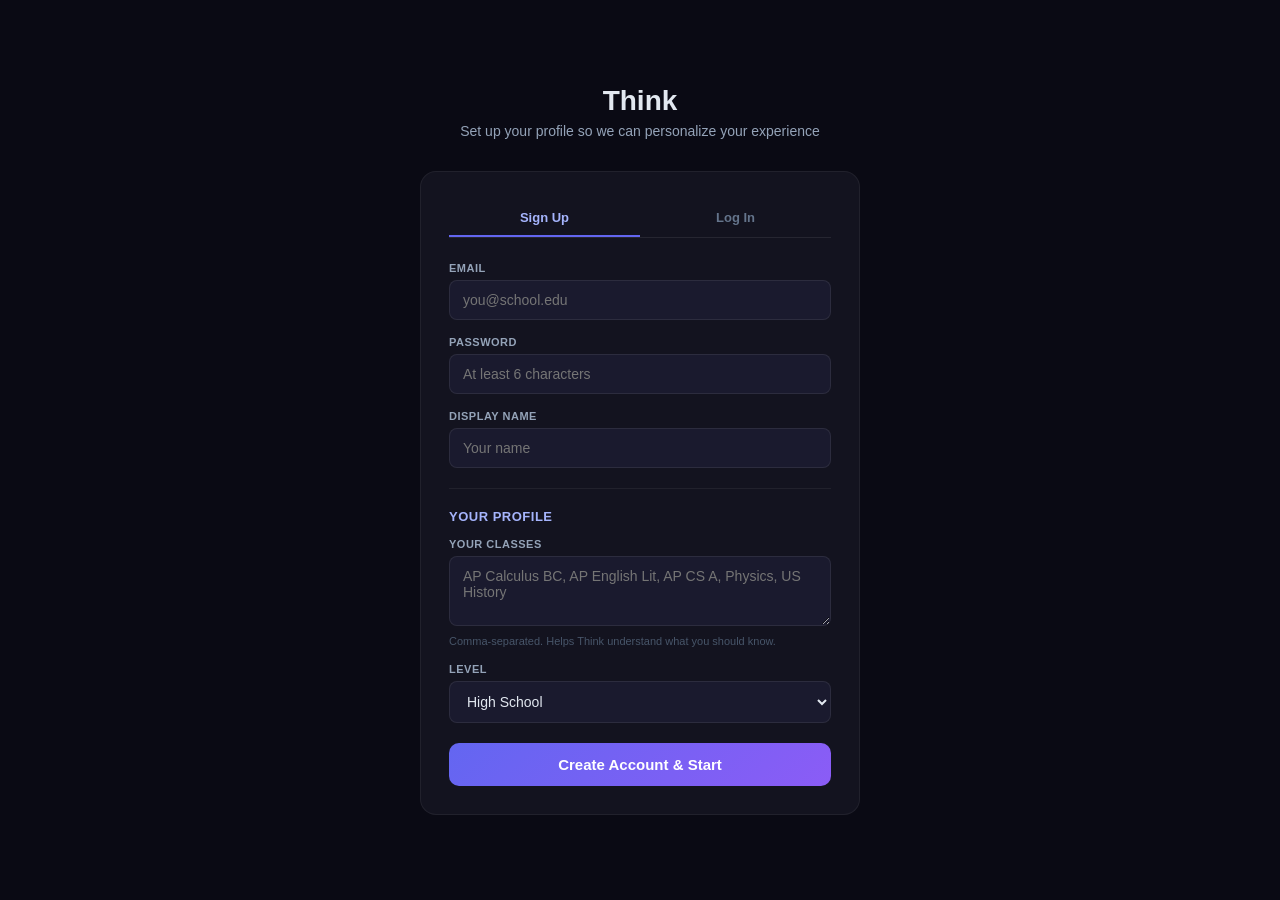
<file: extension/signup.html>
<!DOCTYPE html>
<html lang="en">
<head>
  <meta charset="UTF-8">
  <meta name="viewport" content="width=device-width, initial-scale=1.0">
  <title>Think — Get Started</title>
  <style>
    * { margin: 0; padding: 0; box-sizing: border-box; }
    body {
      min-height: 100vh;
      font-family: -apple-system, BlinkMacSystemFont, "Segoe UI", sans-serif;
      background: #0a0a14;
      color: #e2e8f0;
      display: flex;
      align-items: center;
      justify-content: center;
    }
    .page {
      width: 100%;
      max-width: 480px;
      padding: 40px 20px;
    }
    .logo {
      text-align: center;
      margin-bottom: 32px;
    }
    .logo h1 { font-size: 28px; }
    .logo p { color: #94a3b8; font-size: 14px; margin-top: 6px; }

    .card {
      background: #13131f;
      border-radius: 16px;
      padding: 28px;
      border: 1px solid rgba(255,255,255,0.06);
    }

    .tabs {
      display: flex; gap: 0; margin-bottom: 24px;
      border-bottom: 1px solid rgba(255,255,255,0.08);
    }
    .tab {
      flex: 1; padding: 10px; text-align: center;
      font-size: 13px; font-weight: 600; color: #64748b;
      cursor: pointer; border-bottom: 2px solid transparent;
      transition: all 0.2s;
    }
    .tab.active { color: #a5b4fc; border-bottom-color: #6366f1; }

    .form-group { margin-bottom: 16px; }
    .form-group label {
      display: block; font-size: 11px; font-weight: 600;
      text-transform: uppercase; letter-spacing: 0.5px;
      color: #94a3b8; margin-bottom: 6px;
    }
    input, textarea, select {
      width: 100%; padding: 11px 13px; background: #1a1a2e;
      border: 1px solid rgba(255,255,255,0.08); border-radius: 8px;
      color: #e2e8f0; font-size: 14px; font-family: inherit; outline: none;
      transition: border-color 0.2s;
    }
    input:focus, textarea:focus, select:focus { border-color: #6366f1; }
    textarea { resize: vertical; min-height: 70px; }
    .help { font-size: 11px; color: #475569; margin-top: 5px; }

    .profile-section {
      margin-top: 20px;
      padding-top: 20px;
      border-top: 1px solid rgba(255,255,255,0.06);
    }
    .profile-section h3 {
      font-size: 13px; font-weight: 700; color: #a5b4fc;
      margin-bottom: 14px; text-transform: uppercase; letter-spacing: 0.5px;
    }

    .btn {
      display: block; width: 100%; padding: 13px; border-radius: 10px;
      font-size: 15px; font-weight: 600; cursor: pointer;
      border: none; transition: all 0.2s; margin-top: 20px;
      background: linear-gradient(135deg, #6366f1, #8b5cf6); color: white;
    }
    .btn:hover { box-shadow: 0 4px 20px rgba(99,102,241,0.4); transform: translateY(-1px); }
    .btn:disabled { opacity: 0.5; cursor: not-allowed; transform: none; box-shadow: none; }

    .error {
      background: rgba(239,68,68,0.1); border: 1px solid rgba(239,68,68,0.2);
      color: #fca5a5; padding: 10px 14px; border-radius: 8px;
      font-size: 13px; margin-bottom: 16px; display: none;
    }
    .success {
      background: rgba(16,185,129,0.1); border: 1px solid rgba(16,185,129,0.2);
      color: #6ee7b7; padding: 10px 14px; border-radius: 8px;
      font-size: 13px; text-align: center; display: none;
    }
    .success a { color: #a5b4fc; }
  </style>
</head>
<body>
  <div class="page">
    <div class="logo">
      <h1>Think</h1>
      <p>Set up your profile so we can personalize your experience</p>
    </div>

    <div class="card">
      <div class="tabs">
        <div class="tab active" data-tab="signup">Sign Up</div>
        <div class="tab" data-tab="login">Log In</div>
      </div>

      <div id="errorMsg" class="error"></div>
      <div id="successMsg" class="success"></div>

      <!-- Sign Up Form -->
      <div id="signupForm">
        <div class="form-group">
          <label>Email</label>
          <input type="email" id="signupEmail" placeholder="you@school.edu">
        </div>
        <div class="form-group">
          <label>Password</label>
          <input type="password" id="signupPassword" placeholder="At least 6 characters">
        </div>
        <div class="form-group">
          <label>Display Name</label>
          <input type="text" id="displayName" placeholder="Your name">
        </div>

        <div class="profile-section">
          <h3>Your Profile</h3>
          <div class="form-group">
            <label>Your Classes</label>
            <textarea id="classes" placeholder="AP Calculus BC, AP English Lit, AP CS A, Physics, US History"></textarea>
            <p class="help">Comma-separated. Helps Think understand what you should know.</p>
          </div>
          <div class="form-group">
            <label>Level</label>
            <select id="difficulty">
              <option value="middle_school">Middle School</option>
              <option value="high_school" selected>High School</option>
              <option value="ap_honors">AP / Honors</option>
              <option value="college">College</option>
            </select>
          </div>
        </div>

        <button class="btn" id="signupBtn">Create Account & Start</button>
      </div>

      <!-- Login Form -->
      <div id="loginForm" style="display: none;">
        <div class="form-group">
          <label>Email</label>
          <input type="email" id="loginEmail" placeholder="you@school.edu">
        </div>
        <div class="form-group">
          <label>Password</label>
          <input type="password" id="loginPassword">
        </div>
        <button class="btn" id="loginBtn">Log In</button>
      </div>
    </div>
  </div>

  <script src="signup.js"></script>
</body>
</html>
</file>
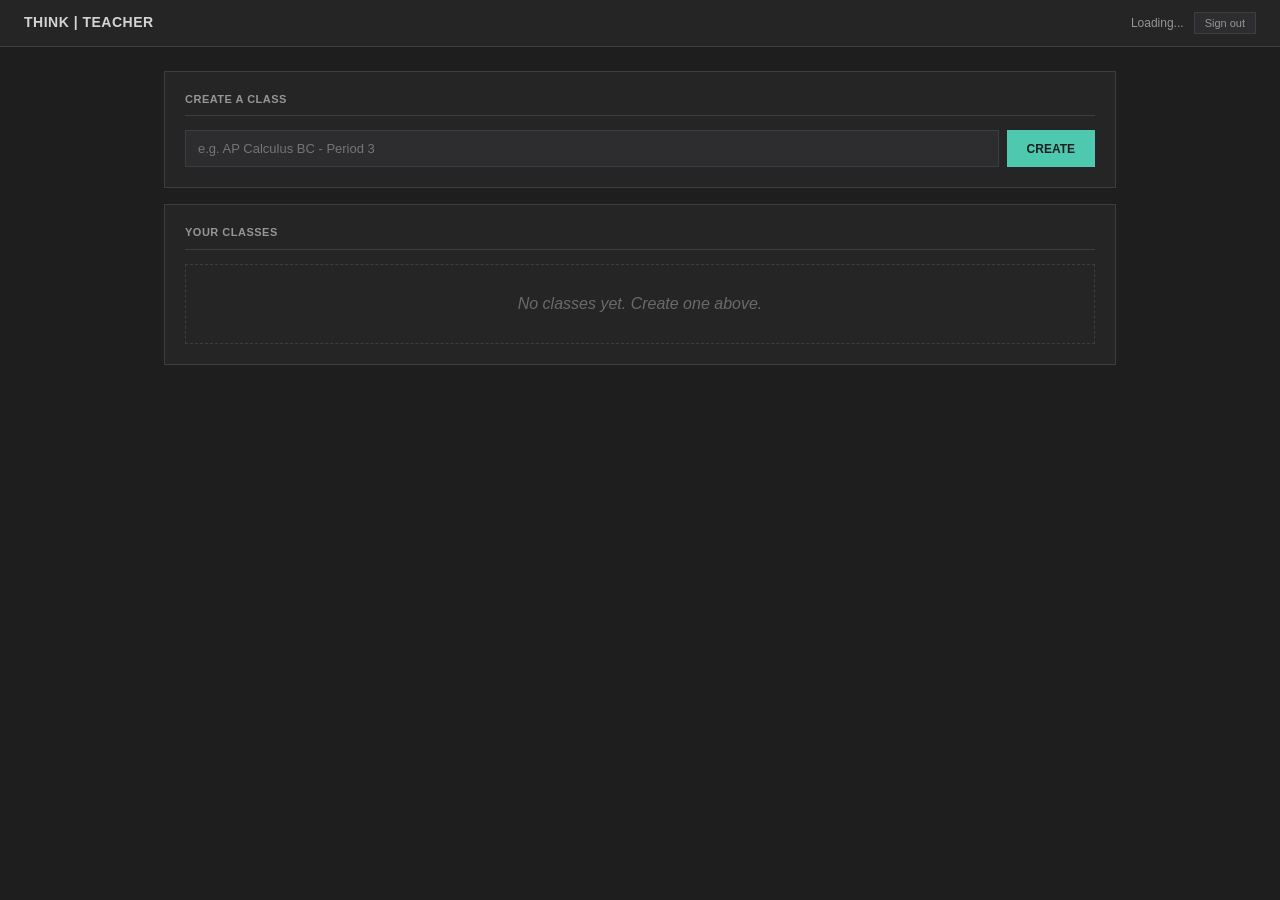
<file: extension/teacher.html>
<!DOCTYPE html>
<html lang="en">
<head>
  <meta charset="UTF-8">
  <meta name="viewport" content="width=device-width, initial-scale=1.0">
  <title>Think | Teacher Dashboard</title>
  <style>
    * { margin: 0; padding: 0; box-sizing: border-box; }
    body { min-height: 100vh; font-family: -apple-system, BlinkMacSystemFont, "Segoe UI", Helvetica, Arial, sans-serif; background: #1e1e1e; color: #d4d4d4; line-height: 1.4; }
    .nav { display: flex; align-items: center; justify-content: space-between; padding: 12px 24px; background: #252526; border-bottom: 1px solid #3e3e42; position: sticky; top: 0; z-index: 100; }
    .nav-brand { font-size: 14px; font-weight: 700; text-transform: uppercase; letter-spacing: 0.5px; }
    .nav-right { display: flex; align-items: center; gap: 10px; font-size: 12px; color: #969696; }
    .nav-right button { background: #2d2d30; border: 1px solid #3e3e42; color: #969696; cursor: pointer; font-size: 11px; padding: 4px 10px; }
    .nav-right button:hover { background: #333336; color: #d4d4d4; }
    .container { max-width: 1000px; margin: 0 auto; padding: 24px; }
    .card { background: #252526; border: 1px solid #3e3e42; padding: 20px; margin-bottom: 16px; }
    .card h2 { font-size: 11px; color: #969696; margin-bottom: 14px; text-transform: uppercase; letter-spacing: 0.5px; border-bottom: 1px solid #3e3e42; padding-bottom: 8px; }
    .form-group { margin-bottom: 16px; }
    .form-group label { display: block; font-size: 11px; font-weight: 600; text-transform: uppercase; color: #969696; margin-bottom: 6px; }
    input { width: 100%; padding: 10px 12px; background: #2d2d30; border: 1px solid #3e3e42; color: #d4d4d4; font-size: 13px; outline: none; font-family: inherit; }
    input:focus { border-color: #4ec9b0; }
    .help { font-size: 11px; color: #6a6a6a; margin-top: 4px; }
    .btn { display: inline-block; padding: 10px 20px; font-size: 12px; font-weight: 600; cursor: pointer; border: none; background: #4ec9b0; color: #1e1e1e; text-transform: uppercase; }
    .btn:hover { background: #3db89f; }
    .btn-sm { padding: 6px 12px; font-size: 11px; }
    .btn-outline { background: none; color: #969696; border: 1px solid #3e3e42; }
    .btn-outline:hover { background: #2d2d30; color: #d4d4d4; }
    .empty { text-align: center; padding: 28px 20px; color: #6a6a6a; font-style: italic; border: 1px dashed #3e3e42; }

    /* Class list */
    .class-item { background: #2d2d30; border: 1px solid #3e3e42; padding: 16px; margin-bottom: 10px; cursor: pointer; display: flex; align-items: center; justify-content: space-between; }
    .class-item:hover { border-color: #4ec9b0; }
    .class-item .ci-name { font-size: 15px; font-weight: 600; }
    .class-item .ci-meta { font-size: 11px; color: #6a6a6a; margin-top: 2px; }
    .class-item .ci-code { font-size: 14px; font-weight: 700; color: #4ec9b0; font-family: "Consolas", monospace; letter-spacing: 2px; }

    /* Student list */
    .student-table { width: 100%; border-collapse: collapse; font-size: 13px; }
    .student-table th { text-align: left; padding: 10px 12px; color: #969696; text-transform: uppercase; font-size: 10px; border-bottom: 1px solid #3e3e42; }
    .student-table td { padding: 10px 12px; border-bottom: 1px solid #2d2d30; }
    .student-table tr:hover td { background: #2d2d30; cursor: pointer; }
    .student-table .flagged { color: #f14c4c; font-weight: 700; }

    /* Prompt table */
    .prompt-table { width: 100%; border-collapse: collapse; font-size: 12px; }
    .prompt-table th { text-align: left; padding: 8px 10px; color: #969696; text-transform: uppercase; font-size: 10px; border-bottom: 1px solid #3e3e42; }
    .prompt-table td { padding: 8px 10px; border-bottom: 1px solid #2d2d30; vertical-align: top; }
    .prompt-table tr:hover td { background: #2d2d30; }
    .prompt-table tr.flagged-row td { background: rgba(241,76,76,0.05); }
    .prompt-text { max-width: 300px; overflow: hidden; text-overflow: ellipsis; white-space: nowrap; }
    .tag { display: inline-block; padding: 2px 6px; font-size: 10px; font-weight: 600; border: 1px solid #3e3e42; color: #969696; }
    .tag.risk-high { border-color: #f14c4c; color: #f14c4c; }
    .tag.risk-medium { border-color: #cca700; color: #cca700; }
    .tag.risk-low { border-color: #4ec9b0; color: #4ec9b0; }

    .cat-row { display: flex; align-items: center; gap: 10px; padding: 5px 0; border-bottom: 1px solid #2d2d30; }
    .cat-row:last-child { border-bottom: none; }
    .cat-name { font-size: 12px; width: 150px; text-transform: capitalize; }
    .cat-bar-bg { flex: 1; height: 8px; background: #2d2d30; overflow: hidden; }
    .cat-bar-fill { height: 100%; background: #4ec9b0; }
    .cat-count { font-size: 12px; color: #969696; width: 30px; text-align: right; }

    .stats-mini { display: grid; grid-template-columns: repeat(3,1fr); gap: 10px; margin-bottom: 16px; }
    .stats-mini .sm { background: #2d2d30; border: 1px solid #3e3e42; padding: 12px; text-align: center; }
    .stats-mini .sm .num { font-size: 22px; font-weight: 700; }
    .stats-mini .sm .label { font-size: 9px; color: #6a6a6a; text-transform: uppercase; margin-top: 2px; }

    .toolbar { display: flex; gap: 8px; margin-bottom: 16px; align-items: center; flex-wrap: wrap; }
    .back-btn { background: none; border: none; color: #4ec9b0; cursor: pointer; font-size: 12px; padding: 4px 0; font-weight: 600; }
    .back-btn:hover { text-decoration: underline; }

    .view { display: none; }
    .view.active { display: block; }
    .toast { position: fixed; bottom: 20px; right: 20px; padding: 10px 20px; background: #4ec9b0; color: #1e1e1e; font-size: 12px; font-weight: 600; opacity: 0; transform: translateY(10px); transition: all 0.3s; z-index: 200; }
    .toast.show { opacity: 1; transform: translateY(0); }
  </style>
</head>
<body>
  <nav class="nav">
    <div class="nav-brand">Think | Teacher</div>
    <div class="nav-right">
      <span id="navEmail">Loading...</span>
      <button id="navSignout">Sign out</button>
    </div>
  </nav>

  <div class="container">
    <!-- View: Class List -->
    <div class="view active" id="viewClasses">
      <div class="card">
        <h2>Create a Class</h2>
        <div style="display:flex;gap:8px;">
          <input type="text" id="newClassName" placeholder="e.g. AP Calculus BC - Period 3" style="flex:1;">
          <button class="btn" id="createClassBtn">Create</button>
        </div>
      </div>
      <div class="card">
        <h2>Your Classes</h2>
        <div id="classList"><div class="empty">No classes yet. Create one above.</div></div>
      </div>
    </div>

    <!-- View: Class Detail (students) -->
    <div class="view" id="viewClassDetail">
      <div class="toolbar">
        <button class="back-btn" id="backToClasses">&larr; Back to classes</button>
        <span style="flex:1;"></span>
        <button class="btn btn-sm btn-outline" id="exportClassCsv">Export CSV</button>
      </div>
      <div class="card">
        <h2 id="classDetailName">Class</h2>
        <p class="help" id="classDetailMeta"></p>
      </div>
      <div class="card">
        <h2>Students</h2>
        <div id="studentList"><div class="empty">No students have joined yet</div></div>
      </div>
    </div>

    <!-- View: Student Detail -->
    <div class="view" id="viewStudentDetail">
      <div class="toolbar">
        <button class="back-btn" id="backToClass">&larr; Back to class</button>
      </div>
      <div class="card">
        <h2 id="studentName">Student</h2>
        <div class="stats-mini" id="studentStats"></div>
        <div style="display:grid;grid-template-columns:1fr 1fr;gap:12px;">
          <div><h2 style="font-size:10px;color:#969696;text-transform:uppercase;margin-bottom:8px;">Categories</h2><div id="studentCats"></div></div>
          <div><h2 style="font-size:10px;color:#969696;text-transform:uppercase;margin-bottom:8px;">Subjects</h2><div id="studentSubjects"></div></div>
        </div>
      </div>
      <div class="card" style="overflow-x:auto;">
        <h2>Flagged Prompts</h2>
        <div id="studentPrompts"><div class="empty">Loading...</div></div>
      </div>
    </div>
  </div>

  <div class="toast" id="toast">Saved</div>
  <script src="teacher.js"></script>
</body>
</html>
</file>
